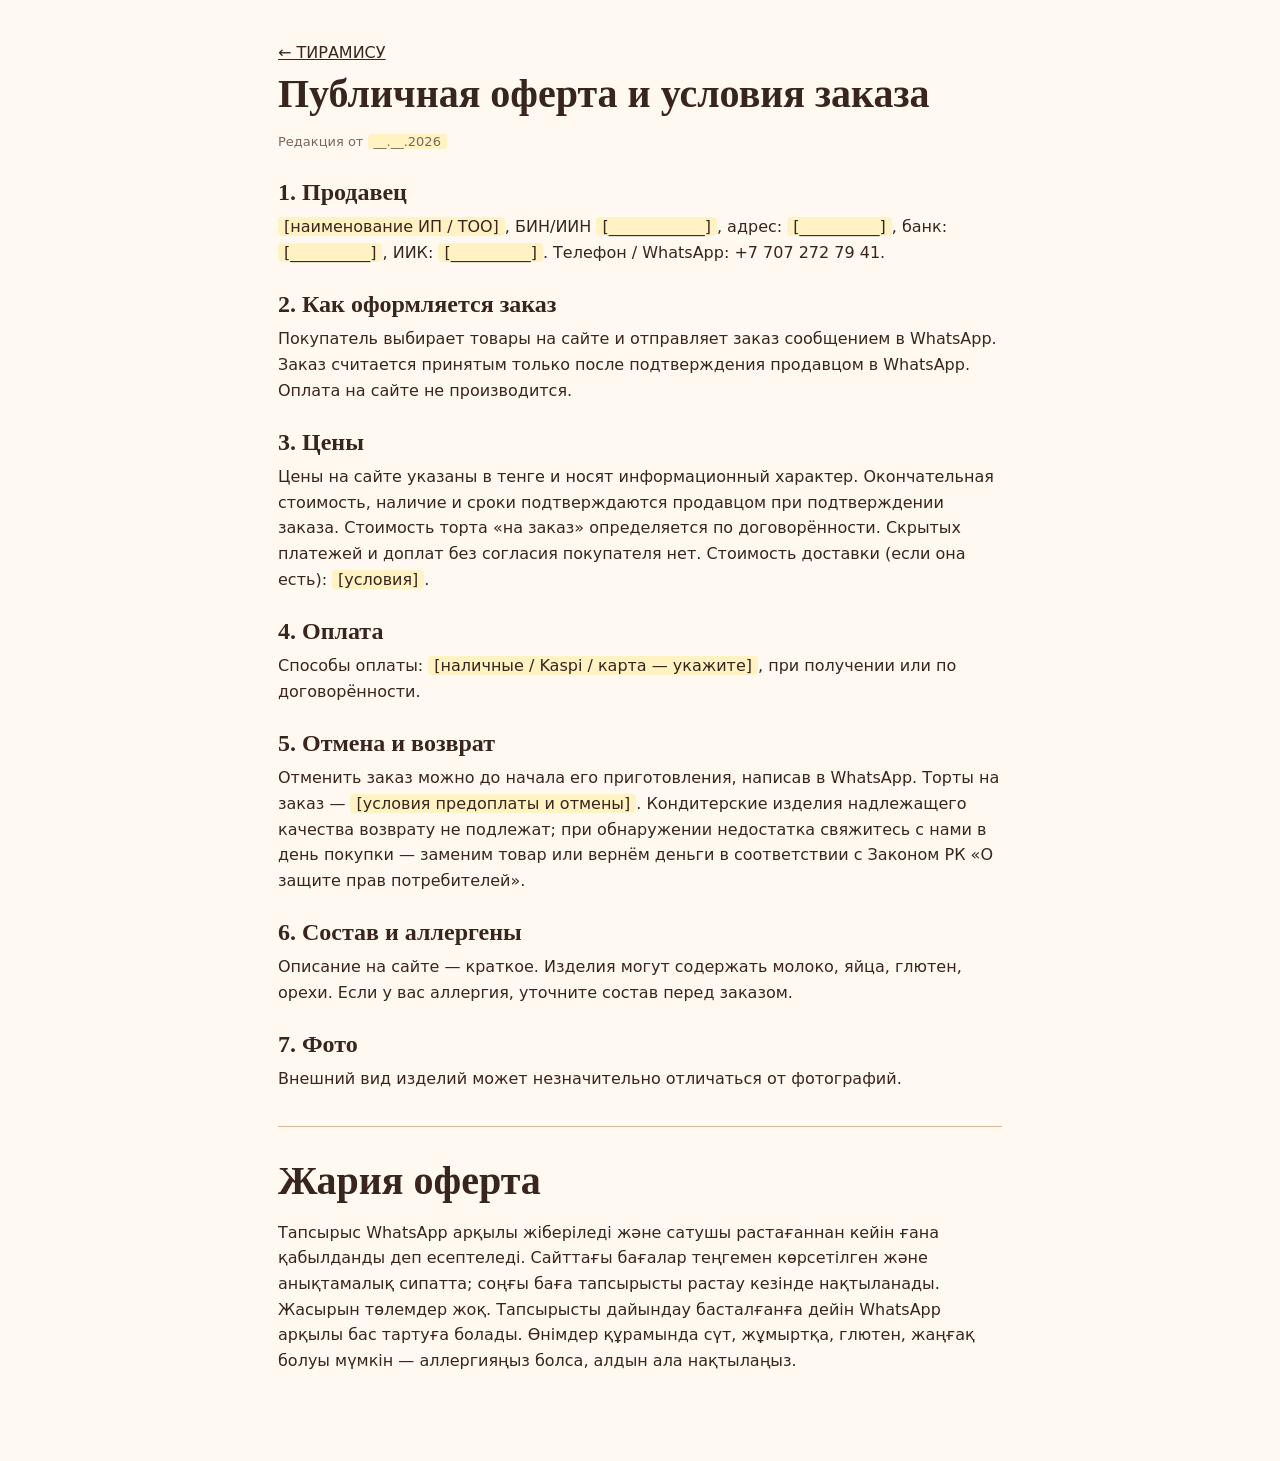
<file: offer.html>
<!DOCTYPE html>
<html lang="ru"><head><meta charset="UTF-8"><meta name="viewport" content="width=device-width,initial-scale=1">
<title>Публичная оферта — ТИРАМИСУ</title><meta name="robots" content="noindex"><link rel="stylesheet" href="styles.css">
<style>.doc{max-width:760px;margin:auto;padding:40px 18px 80px}.doc h1{font-size:40px}.doc h2{font:700 24px var(--serif);margin:26px 0 8px}.doc p,.doc li{margin-bottom:8px}.fill{background:#fff3c4;padding:0 6px;border-radius:4px}</style></head>
<body><main class="doc">
<p><a href="index.html">← ТИРАМИСУ</a></p>
<h1>Публичная оферта и условия заказа</h1>
<p class="muted">Редакция от <span class="fill">__.__.2026</span></p>
<h2>1. Продавец</h2>
<p><span class="fill">[наименование ИП / ТОО]</span>, БИН/ИИН <span class="fill">[____________]</span>, адрес: <span class="fill">[__________]</span>, банк: <span class="fill">[__________]</span>, ИИК: <span class="fill">[__________]</span>. Телефон / WhatsApp: +7 707 272 79 41.</p>
<h2>2. Как оформляется заказ</h2>
<p>Покупатель выбирает товары на сайте и отправляет заказ сообщением в WhatsApp. Заказ считается принятым только после подтверждения продавцом в WhatsApp. Оплата на сайте не производится.</p>
<h2>3. Цены</h2>
<p>Цены на сайте указаны в тенге и носят информационный характер. Окончательная стоимость, наличие и сроки подтверждаются продавцом при подтверждении заказа. Стоимость торта «на заказ» определяется по договорённости. Скрытых платежей и доплат без согласия покупателя нет. Стоимость доставки (если она есть): <span class="fill">[условия]</span>.</p>
<h2>4. Оплата</h2>
<p>Способы оплаты: <span class="fill">[наличные / Kaspi / карта — укажите]</span>, при получении или по договорённости.</p>
<h2>5. Отмена и возврат</h2>
<p>Отменить заказ можно до начала его приготовления, написав в WhatsApp. Торты на заказ — <span class="fill">[условия предоплаты и отмены]</span>. Кондитерские изделия надлежащего качества возврату не подлежат; при обнаружении недостатка свяжитесь с нами в день покупки — заменим товар или вернём деньги в соответствии с Законом РК «О защите прав потребителей».</p>
<h2>6. Состав и аллергены</h2>
<p>Описание на сайте — краткое. Изделия могут содержать молоко, яйца, глютен, орехи. Если у вас аллергия, уточните состав перед заказом.</p>
<h2>7. Фото</h2>
<p>Внешний вид изделий может незначительно отличаться от фотографий.</p>
<hr style="margin:34px 0;border:0;border-top:1px solid var(--beige)">
<h1 lang="kk">Жария оферта</h1>
<p lang="kk">Тапсырыс WhatsApp арқылы жіберіледі және сатушы растағаннан кейін ғана қабылданды деп есептеледі. Сайттағы бағалар теңгемен көрсетілген және анықтамалық сипатта; соңғы баға тапсырысты растау кезінде нақтыланады. Жасырын төлемдер жоқ. Тапсырысты дайындау басталғанға дейін WhatsApp арқылы бас тартуға болады. Өнімдер құрамында сүт, жұмыртқа, глютен, жаңғақ болуы мүмкін — аллергияңыз болса, алдын ала нақтылаңыз.</p>
</main></body></html>
</file>
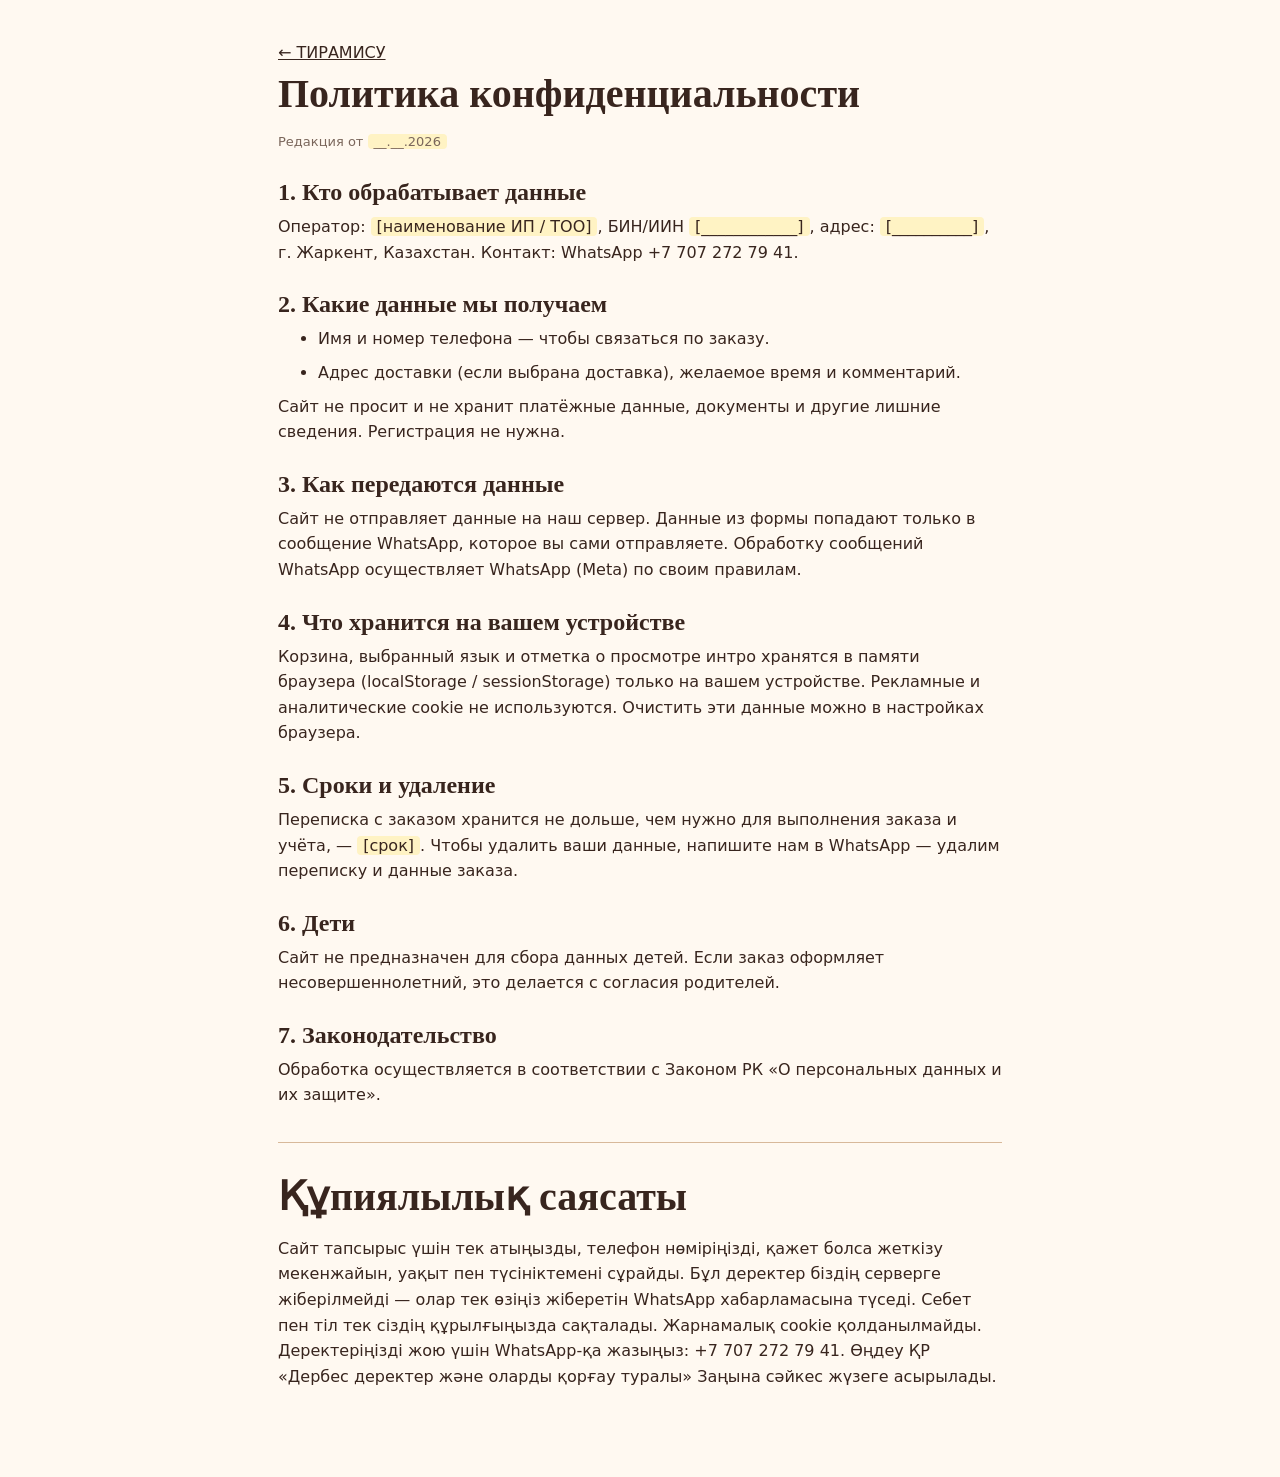
<file: privacy.html>
<!DOCTYPE html>
<html lang="ru"><head><meta charset="UTF-8"><meta name="viewport" content="width=device-width,initial-scale=1">
<title>Политика конфиденциальности — ТИРАМИСУ</title><meta name="robots" content="noindex"><link rel="stylesheet" href="styles.css">
<style>.doc{max-width:760px;margin:auto;padding:40px 18px 80px}.doc h1{font-size:40px}.doc h2{font:700 24px var(--serif);margin:26px 0 8px}.doc p,.doc li{margin-bottom:8px}.fill{background:#fff3c4;padding:0 6px;border-radius:4px}</style></head>
<body><main class="doc">
<p><a href="index.html">← ТИРАМИСУ</a></p>
<h1>Политика конфиденциальности</h1>
<p class="muted">Редакция от <span class="fill">__.__.2026</span></p>
<h2>1. Кто обрабатывает данные</h2>
<p>Оператор: <span class="fill">[наименование ИП / ТОО]</span>, БИН/ИИН <span class="fill">[____________]</span>, адрес: <span class="fill">[__________]</span>, г. Жаркент, Казахстан. Контакт: WhatsApp +7 707 272 79 41.</p>
<h2>2. Какие данные мы получаем</h2>
<ul><li>Имя и номер телефона — чтобы связаться по заказу.</li><li>Адрес доставки (если выбрана доставка), желаемое время и комментарий.</li></ul>
<p>Сайт не просит и не хранит платёжные данные, документы и другие лишние сведения. Регистрация не нужна.</p>
<h2>3. Как передаются данные</h2>
<p>Сайт не отправляет данные на наш сервер. Данные из формы попадают только в сообщение WhatsApp, которое вы сами отправляете. Обработку сообщений WhatsApp осуществляет WhatsApp (Meta) по своим правилам.</p>
<h2>4. Что хранится на вашем устройстве</h2>
<p>Корзина, выбранный язык и отметка о просмотре интро хранятся в памяти браузера (localStorage / sessionStorage) только на вашем устройстве. Рекламные и аналитические cookie не используются. Очистить эти данные можно в настройках браузера.</p>
<h2>5. Сроки и удаление</h2>
<p>Переписка с заказом хранится не дольше, чем нужно для выполнения заказа и учёта, — <span class="fill">[срок]</span>. Чтобы удалить ваши данные, напишите нам в WhatsApp — удалим переписку и данные заказа.</p>
<h2>6. Дети</h2>
<p>Сайт не предназначен для сбора данных детей. Если заказ оформляет несовершеннолетний, это делается с согласия родителей.</p>
<h2>7. Законодательство</h2>
<p>Обработка осуществляется в соответствии с Законом РК «О персональных данных и их защите».</p>
<hr style="margin:34px 0;border:0;border-top:1px solid var(--beige)">
<h1 lang="kk">Құпиялылық саясаты</h1>
<p lang="kk">Сайт тапсырыс үшін тек атыңызды, телефон нөміріңізді, қажет болса жеткізу мекенжайын, уақыт пен түсініктемені сұрайды. Бұл деректер біздің серверге жіберілмейді — олар тек өзіңіз жіберетін WhatsApp хабарламасына түседі. Себет пен тіл тек сіздің құрылғыңызда сақталады. Жарнамалық cookie қолданылмайды. Деректеріңізді жою үшін WhatsApp-қа жазыңыз: +7 707 272 79 41. Өңдеу ҚР «Дербес деректер және оларды қорғау туралы» Заңына сәйкес жүзеге асырылады.</p>
</main></body></html>
</file>
<file: styles.css>
:root{--milk:#FFF9F1;--cream:#F3E7D7;--coffee:#593D30;--choc:#38251E;--beige:#D8B99A;--white:#fff;--r:22px;--sh:0 10px 30px rgba(56,37,30,.09);--sh2:0 18px 44px rgba(56,37,30,.16);--serif:'Cormorant Garamond',Georgia,serif;--sans:'Manrope',system-ui,sans-serif}
*{box-sizing:border-box;margin:0}
html{scroll-behavior:smooth;scroll-padding-top:84px}
body{font-family:var(--sans);background:var(--milk);color:var(--choc);line-height:1.6;-webkit-font-smoothing:antialiased}
body.lock{overflow:hidden}
img{max-width:100%;display:block}
a{color:inherit}
button,input,select,textarea{font:inherit;color:inherit}
:focus-visible{outline:3px solid var(--beige);outline-offset:2px}
.wrap{width:min(1180px,100% - 32px);margin-inline:auto}
.center{text-align:center}

/* ---------- ИНТРО ---------- */
#intro{position:fixed;inset:0;z-index:100;display:grid;place-items:center;align-content:center;gap:6px;background:radial-gradient(circle at 50% 45%,#4a3127,#2a1b15 70%)}
#cupSvg{width:min(78vw,58vh,460px);height:auto;overflow:visible}
.leaf,#milkBase,#ripple,#cup,#rosetta{transform-box:fill-box;transform-origin:center}
.intro-brand{text-align:center;color:var(--milk);opacity:0}
.intro-brand b{display:block;font:700 clamp(34px,8vw,54px)/1 var(--serif);letter-spacing:.14em}
.intro-brand span{font-size:13px;letter-spacing:.5em;text-transform:uppercase;color:var(--beige)}
#skipIntro{position:absolute;bottom:max(24px,env(safe-area-inset-bottom));right:20px;background:rgba(255,249,241,.12);border:1px solid rgba(255,249,241,.3);color:var(--milk);padding:10px 18px;border-radius:99px;cursor:pointer}
body.intro-on{overflow:hidden}

/* ---------- ШАПКА ---------- */
.header{position:sticky;top:0;z-index:40;background:rgba(255,249,241,.86);backdrop-filter:blur(14px);-webkit-backdrop-filter:blur(14px);border-bottom:1px solid rgba(216,185,154,.35)}
.header-in{display:flex;align-items:center;gap:20px;height:70px}
.logo{display:flex;align-items:center;gap:10px;text-decoration:none}
.logo-mark{width:40px;height:40px;border-radius:50%;background:var(--coffee);color:var(--milk);display:grid;place-items:center;font:700 22px var(--serif)}
.logo b{display:block;font:700 22px/1 var(--serif);letter-spacing:.08em}
.logo small{font-size:11px;letter-spacing:.3em;text-transform:uppercase;color:var(--coffee)}
.nav{display:flex;gap:4px;margin-inline:auto;flex-wrap:wrap}
.nav a{padding:8px 11px;border-radius:99px;text-decoration:none;font-size:14px;font-weight:500;transition:.25s}
.nav a:hover{background:var(--cream)}
.head-actions{display:flex;align-items:center;gap:10px;margin-left:auto}
.lang{display:flex;background:var(--cream);border-radius:99px;padding:3px}
.lang button{border:0;background:none;padding:6px 10px;border-radius:99px;font-size:13px;font-weight:700;cursor:pointer;min-width:40px}
.lang button.on{background:var(--coffee);color:var(--milk)}
.cart-btn{position:relative;width:46px;height:46px;border-radius:50%;border:0;background:var(--coffee);color:var(--milk);display:grid;place-items:center;cursor:pointer}
#cartCount{position:absolute;top:-4px;right:-4px;min-width:21px;height:21px;padding:0 5px;border-radius:99px;background:var(--beige);color:var(--choc);font-size:12px;font-weight:700;display:grid;place-items:center}
.burger{display:none;width:46px;height:46px;border:0;background:var(--cream);border-radius:50%;cursor:pointer;flex-direction:column;align-items:center;justify-content:center;gap:4px}
.burger span{width:18px;height:2px;background:var(--choc);border-radius:2px;transition:.3s}

/* ---------- КНОПКИ (эффект блика в стиле Kokonut UI) ---------- */
.btn{position:relative;overflow:hidden;display:inline-flex;align-items:center;justify-content:center;gap:8px;min-height:48px;padding:12px 26px;border-radius:99px;border:0;background:var(--coffee);color:var(--milk);font-weight:600;text-decoration:none;cursor:pointer;transition:transform .2s,box-shadow .25s,background .25s}
.btn:hover{transform:translateY(-2px);box-shadow:var(--sh2);background:var(--choc)}
.btn:active{transform:scale(.97)}
.btn.shine::after{content:'';position:absolute;inset:0;background:linear-gradient(110deg,transparent 30%,rgba(255,249,241,.45) 50%,transparent 70%);transform:translateX(-120%);animation:shine 3.2s ease-in-out infinite}
@keyframes shine{60%,100%{transform:translateX(120%)}}
.btn-ghost{background:transparent;color:var(--coffee);border:1.5px solid var(--coffee)}
.btn-ghost:hover{background:var(--coffee);color:var(--milk)}
.btn.small{min-height:38px;padding:8px 16px;font-size:14px}
.btn.wa{background:#1f9d55}.btn.wa:hover{background:#178246}
.btn[disabled]{opacity:.45;pointer-events:none}

/* ---------- HERO ---------- */
.hero{padding:clamp(40px,7vw,90px) 0;background:radial-gradient(circle at 85% 20%,var(--cream),transparent 55%)}
.hero-in{display:grid;grid-template-columns:1.05fr .95fr;gap:40px;align-items:center}
.eyebrow{font-size:12px;letter-spacing:.35em;text-transform:uppercase;color:var(--coffee);margin-bottom:14px}
h1{font:700 clamp(40px,6.2vw,74px)/1.02 var(--serif);margin-bottom:18px}
h1 .ch{display:inline-block;white-space:pre}
.lead{font-size:clamp(16px,1.6vw,18px);color:#5d4a40;max-width:560px}
.hero-btns{display:flex;gap:12px;flex-wrap:wrap;margin-top:28px}
.hero-art{aspect-ratio:1;border-radius:46% 54% 50% 50%/55% 48% 52% 45%;overflow:hidden;box-shadow:var(--sh2)}
.hero-art .ph{height:100%}

/* ---------- РАЗДЕЛЫ ---------- */
.section{padding:clamp(56px,8vw,100px) 0}
.section.alt{background:var(--cream)}
.title{font:700 clamp(32px,4.4vw,50px)/1.1 var(--serif);text-align:center;margin-bottom:28px}
.title.left{text-align:left}
.cat-title{font:700 clamp(26px,3vw,36px) var(--serif);margin:46px 0 18px;display:flex;align-items:center;gap:14px}
.cat-title::after{content:'';flex:1;height:1px;background:var(--beige)}

.tools{display:flex;gap:12px;flex-wrap:wrap;justify-content:center;margin-bottom:16px}
.search{flex:1 1 280px;max-width:440px;display:flex;align-items:center;gap:8px;background:var(--white);border-radius:99px;padding:0 18px;box-shadow:var(--sh)}
.search input{border:0;outline:0;background:none;width:100%;min-height:48px}
select,.field input,.field textarea{background:var(--white);border:1.5px solid var(--cream);border-radius:14px;min-height:48px;padding:10px 14px}
#sort{border-radius:99px;box-shadow:var(--sh);border:0;padding:0 18px;cursor:pointer}
.chips{display:flex;gap:8px;overflow-x:auto;padding:6px 2px 10px;justify-content:center;scrollbar-width:none}
.chips::-webkit-scrollbar{display:none}
.chip{flex:none;border:1.5px solid var(--beige);background:transparent;border-radius:99px;padding:9px 18px;min-height:42px;cursor:pointer;font-weight:600;font-size:14px;transition:.25s}
.chip.on,.chip:hover{background:var(--coffee);border-color:var(--coffee);color:var(--milk)}

.grid{display:grid;grid-template-columns:repeat(auto-fill,minmax(250px,1fr));gap:22px}
.card{background:var(--white);border-radius:var(--r);overflow:hidden;box-shadow:var(--sh);display:flex;flex-direction:column;cursor:pointer;transition:transform .3s,box-shadow .3s;opacity:0}
.card:hover{transform:translateY(-6px);box-shadow:var(--sh2)}
.card .pic{aspect-ratio:4/3;overflow:hidden;position:relative}
.card .pic img{width:100%;height:100%;object-fit:cover;transition:transform .6s}
.card:hover .pic img{transform:scale(1.06)}
.card-body{padding:16px 18px 18px;display:flex;flex-direction:column;gap:6px;flex:1}
.card h3{font:700 22px/1.15 var(--serif)}
.card p{font-size:14px;color:#7a665b;flex:1}
.card-foot{display:flex;align-items:center;justify-content:space-between;gap:10px;margin-top:8px}
.price{font-weight:700;font-size:17px;color:var(--coffee);white-space:nowrap}
.badge{position:absolute;top:12px;left:12px;background:var(--choc);color:var(--milk);font-size:12px;padding:5px 10px;border-radius:99px}
.card.off{filter:grayscale(.6)}
.empty-list{text-align:center;padding:40px;color:#7a665b}

/* Заглушки вместо фото */
.ph{width:100%;height:100%;display:grid;place-items:center;align-content:center;gap:6px;color:rgba(255,249,241,.92);font-size:12px;letter-spacing:.2em;text-transform:uppercase}
.ph svg{width:34%;max-width:120px;opacity:.9}
.ph.c0{background:linear-gradient(135deg,#8a5a3e,#38251E)}.ph.c1{background:linear-gradient(135deg,#d8b99a,#9a6a48)}
.ph.c2{background:linear-gradient(135deg,#b07a8a,#593D30)}.ph.c3{background:linear-gradient(135deg,#a2836b,#4a3127)}.ph.c4{background:linear-gradient(135deg,#c9a98a,#6b4a3a)}

/* О нас */
.about{display:grid;grid-template-columns:1fr 1fr;gap:48px;align-items:center}
.about-pics{display:grid;grid-template-columns:1fr 1fr;gap:14px}
.about-pics>*{border-radius:var(--r);overflow:hidden;aspect-ratio:1;box-shadow:var(--sh)}
.about-pics>*:nth-child(2){transform:translateY(28px)}
.about .lead{margin-bottom:14px}

/* Галерея */
.gallery{columns:3 260px;column-gap:16px}
.gallery button{display:block;width:100%;margin-bottom:16px;border:0;padding:0;border-radius:18px;overflow:hidden;cursor:zoom-in;break-inside:avoid;box-shadow:var(--sh);background:none}
.gallery button>*{aspect-ratio:var(--ar,1);width:100%;object-fit:cover}
.gallery button:nth-child(3n+1)>*{--ar:4/5}
.lightbox{position:fixed;inset:0;z-index:90;background:rgba(30,20,16,.92);display:none;place-items:center;padding:20px}
.lightbox.open{display:grid}
#lbContent>*{max-width:min(92vw,900px);max-height:84vh;width:min(92vw,700px);aspect-ratio:4/3;border-radius:18px;object-fit:contain}
.lb-close{position:absolute;top:14px;right:16px;width:48px;height:48px;border-radius:50%;border:0;background:var(--milk);font-size:28px;cursor:pointer}

/* Соцсети */
.socials{display:flex;gap:14px;justify-content:center;flex-wrap:wrap}
.socials a{display:flex;align-items:center;gap:10px;padding:14px 24px;border-radius:99px;background:var(--white);box-shadow:var(--sh);text-decoration:none;font-weight:600;transition:.3s}
.socials a:hover{transform:translateY(-3px);box-shadow:var(--sh2)}
.socials svg{width:24px;height:24px}
.socials.small{justify-content:flex-start;gap:8px;margin-top:10px}
.socials.small a{padding:10px;background:rgba(255,249,241,.1);box-shadow:none;color:var(--milk)}
.socials.small span{display:none}

/* Контакты */
.contacts{display:grid;grid-template-columns:1fr 1.2fr;gap:40px;align-items:start}
.info{list-style:none;padding:0;display:grid;gap:12px;font-size:17px}
.map{border-radius:var(--r);overflow:hidden;min-height:300px;background:var(--cream);display:grid;place-items:center;color:#7a665b;text-align:center;padding:0}
.map iframe{width:100%;height:360px;border:0}

/* Подвал */
.footer{background:var(--choc);color:var(--cream);padding:56px 0 24px}
.foot{display:grid;grid-template-columns:1.4fr 1fr 1fr 1fr;gap:28px}
.foot-logo{font:700 26px var(--serif);color:var(--milk);letter-spacing:.06em}
.foot h4{color:var(--beige);font-size:13px;letter-spacing:.2em;text-transform:uppercase;margin-bottom:12px}
.foot a{display:block;text-decoration:none;padding:4px 0;opacity:.85}
.foot a:hover{opacity:1}
.copy{text-align:center;font-size:13px;opacity:.6;margin-top:36px}

/* Модальные окна */
.modal{position:fixed;inset:0;z-index:70;background:rgba(30,20,16,.55);display:none;align-items:center;justify-content:center;padding:16px}
.modal.open{display:flex}
.modal-box{background:var(--milk);border-radius:26px;width:min(560px,100%);max-height:92vh;overflow:auto;padding:26px;position:relative;box-shadow:var(--sh2)}
.product-box{width:min(860px,100%);display:grid;grid-template-columns:1fr 1fr;gap:26px;padding:0}
.product-box .pm-pic{min-height:320px}
.product-box .pm-pic img{width:100%;height:100%;object-fit:cover}
.pm-body{padding:28px 26px 26px 0;display:flex;flex-direction:column;gap:14px}
.pm-body h2{font:700 34px/1.1 var(--serif)}
.x{position:absolute;top:12px;right:12px;width:42px;height:42px;border-radius:50%;border:0;background:var(--white);box-shadow:var(--sh);font-size:24px;cursor:pointer;z-index:2}
.label{font-size:13px;font-weight:700;color:var(--coffee);letter-spacing:.04em}
.stepper{display:inline-flex;align-items:center;background:var(--cream);border-radius:99px}
.stepper button{width:42px;height:42px;border:0;background:none;font-size:20px;cursor:pointer;border-radius:50%}
.stepper span{min-width:30px;text-align:center;font-weight:700}
.opts{display:flex;gap:8px;flex-wrap:wrap}

/* Корзина */
.drawer{position:fixed;inset:0;z-index:80;background:rgba(30,20,16,.5);opacity:0;pointer-events:none;transition:opacity .3s}
.drawer.open{opacity:1;pointer-events:auto}
.drawer-box{position:absolute;right:0;top:0;bottom:0;width:min(440px,100%);background:var(--milk);display:flex;flex-direction:column;transform:translateX(100%);transition:transform .4s cubic-bezier(.2,.8,.2,1)}
.drawer.open .drawer-box{transform:none}
.dr-head{display:flex;align-items:center;justify-content:space-between;padding:20px 22px;border-bottom:1px solid var(--cream)}
.dr-head h3{font:700 30px var(--serif)}
.dr-head .x{position:static}
.dr-list{flex:1;overflow:auto;padding:10px 22px}
.row{display:grid;grid-template-columns:64px 1fr auto;gap:12px;padding:14px 0;border-bottom:1px solid var(--cream);align-items:center}
.row .th{width:64px;height:64px;border-radius:14px;overflow:hidden}
.row .th img{width:100%;height:100%;object-fit:cover}
.row h4{font-size:15px;line-height:1.3}
.row small{color:#7a665b;display:block}
.row .stepper button{width:34px;height:34px}
.row .r{text-align:right;display:flex;flex-direction:column;align-items:flex-end;gap:6px}
.rm{border:0;background:none;color:#a0503c;font-size:13px;cursor:pointer;padding:6px 0;text-decoration:underline}
.dr-foot{padding:18px 22px max(18px,env(safe-area-inset-bottom));border-top:1px solid var(--cream);display:grid;gap:10px;background:var(--white)}
.sum{display:flex;justify-content:space-between;font-size:15px}
.sum.big{font:700 24px var(--serif)}
.empty-cart{flex:1;display:grid;place-items:center;align-content:center;gap:12px;text-align:center;padding:30px}
.empty-cart svg{width:130px}

/* Форма */
.co h3{font:700 30px var(--serif);margin-bottom:16px}
.field{display:grid;gap:6px;margin-bottom:14px}
.field textarea{min-height:84px;resize:vertical}
.field .err{color:#a0503c;font-size:13px;display:none}
.field.bad .err{display:block}.field.bad input{border-color:#c0705a}
.seg{display:flex;gap:8px}
.seg label{flex:1;cursor:pointer}
.seg input{position:absolute;opacity:0}
.seg span{display:block;text-align:center;padding:12px;border-radius:14px;border:1.5px solid var(--beige);font-weight:600}
.seg input:checked+span{background:var(--coffee);color:var(--milk);border-color:var(--coffee)}
.seg input:focus-visible+span{outline:3px solid var(--beige)}
.check{display:flex;gap:10px;font-size:14px;align-items:flex-start;margin:6px 0 16px}
.check input{width:22px;height:22px;flex:none;accent-color:var(--coffee)}
.sumlist{background:var(--white);border-radius:16px;padding:14px 16px;margin-bottom:14px;font-size:15px}
.sumlist li{display:flex;justify-content:space-between;gap:10px;padding:5px 0}
.muted{color:#7a665b;font-size:13px}
.co-btns{display:flex;gap:10px;flex-wrap:wrap}.co-btns .btn{flex:1}

/* Прочее */
.toast{position:fixed;left:50%;bottom:24px;transform:translate(-50%,calc(100% + 60px));visibility:hidden;background:var(--choc);color:var(--milk);padding:13px 22px;border-radius:99px;z-index:95;transition:transform .4s,visibility .4s;font-size:14px;max-width:90vw;text-align:center}
.toast.show{transform:translate(-50%,0);visibility:visible}
.to-top{position:fixed;right:18px;bottom:22px;width:48px;height:48px;border-radius:50%;border:0;background:var(--coffee);color:var(--milk);font-size:20px;cursor:pointer;z-index:30;opacity:0;pointer-events:none;transition:.3s;box-shadow:var(--sh2)}
.to-top.show{opacity:1;pointer-events:auto}
.fly{position:fixed;left:0;top:0;z-index:99;width:70px;height:70px;border-radius:50%;overflow:hidden;pointer-events:none;box-shadow:var(--sh2)}
.notice{position:fixed;left:16px;right:16px;bottom:16px;max-width:520px;margin:auto;background:var(--white);box-shadow:var(--sh2);border-radius:18px;padding:14px 16px;display:none;gap:10px;align-items:center;z-index:60;font-size:13px;flex-wrap:wrap}
.notice.show{display:flex}

@media (max-width:980px){
  .nav{position:fixed;top:70px;left:0;right:0;background:var(--milk);flex-direction:column;padding:12px 16px 20px;gap:2px;transform:translateY(-130%);transition:transform .35s;box-shadow:var(--sh2);z-index:-1}
  .nav.open{transform:none}
  .nav a{padding:13px 14px;font-size:16px}
  .burger{display:flex}
  .hero-in,.about,.contacts{grid-template-columns:1fr}
  .hero-art{max-width:440px;width:100%;margin:auto}
  .foot{grid-template-columns:1fr 1fr}
}
@media (max-width:640px){
  .logo small{display:none}.logo b{font-size:19px}
  .header-in{gap:8px}
  .lang button{padding:6px 8px;min-width:34px}
  .grid{grid-template-columns:1fr 1fr;gap:12px}
  .card-body{padding:12px}
  .card h3{font-size:18px}
  .card p{display:none}
  .card-foot{flex-direction:column;align-items:stretch}
  .card-foot .btn{width:100%}
  .product-box{grid-template-columns:1fr}
  .product-box .pm-pic{min-height:0;aspect-ratio:4/3}
  .pm-body{padding:0 20px 22px}
  .modal{padding:0;align-items:flex-end}
  .modal-box{border-radius:26px 26px 0 0;max-height:94vh}
  .foot{grid-template-columns:1fr}
  .hero-btns .btn{flex:1}
}
@media (prefers-reduced-motion:reduce){*{animation:none!important;transition:none!important;scroll-behavior:auto!important}}
.leaf,#milkBase{transform:scale(0)}
#cup,#pour{opacity:0}
#pitcher{transform-box:fill-box;transform-origin:center}
#steam{transform-box:fill-box}
#stream,#pull{stroke-dasharray:400;stroke-dashoffset:400}
.hero-art{background:radial-gradient(circle at 50% 40%,var(--cream),var(--beige));display:grid;place-items:center}
.hero-art>svg{width:88%;height:auto}
@media (max-width:1100px) and (min-width:981px){.nav a{padding:8px 7px;font-size:13px}}
.row .ph span,.fly .ph span{display:none}
.row .ph svg,.fly .ph svg{width:60%}
@media (max-width:640px){.hero-btns .btn{padding:12px 14px;white-space:nowrap;font-size:15px}.co-btns .btn.btn-ghost{flex:0 0 auto}}
.card .price{background:var(--cream);padding:6px 12px;border-radius:99px;font-size:15px}
@media (max-width:640px){.card .price{text-align:center}}
</file>
